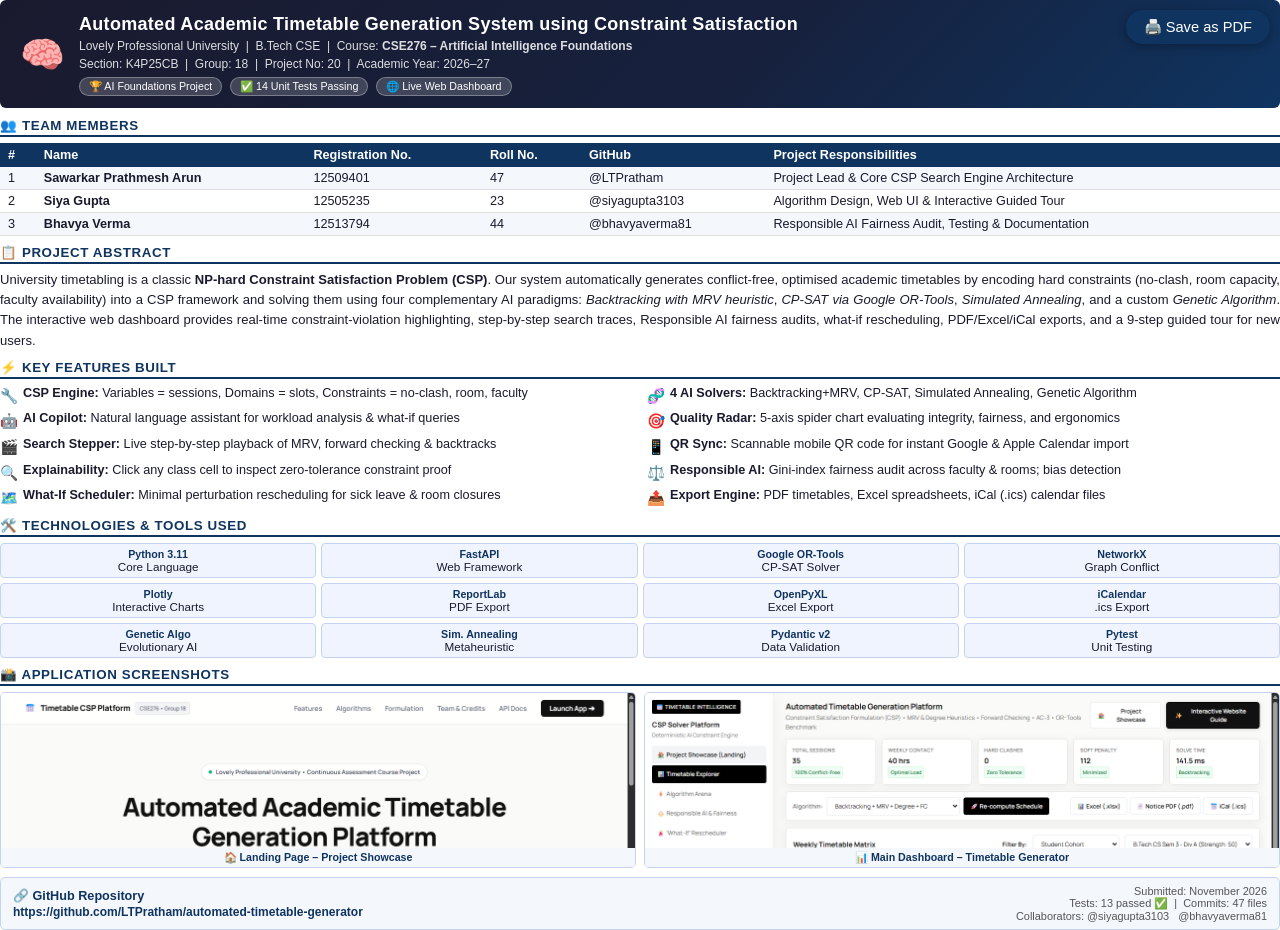
<file: documentation/PROJECT_SUBMISSION_REPORT.html>
<!DOCTYPE html>
<html lang="en">
<head>
<meta charset="UTF-8"/>
<title>Project Submission Report – Group 18</title>
<style>
  @page { size: A4; margin: 14mm 16mm; }
  * { box-sizing: border-box; margin: 0; padding: 0; }
  body {
    font-family: 'Segoe UI', Arial, sans-serif;
    font-size: 10.5pt;
    color: #1a1a2e;
    background: #fff;
  }

  /* ── Header banner ── */
  .header {
    background: linear-gradient(135deg, #1a1a2e 0%, #16213e 60%, #0f3460 100%);
    color: #fff;
    padding: 14px 20px 12px;
    border-radius: 6px;
    margin-bottom: 10px;
    display: flex;
    align-items: center;
    gap: 14px;
  }
  .header .logo {
    font-size: 36px;
    line-height: 1;
  }
  .header .meta { flex: 1; }
  .header h1 {
    font-size: 13.5pt;
    font-weight: 700;
    letter-spacing: .3px;
    margin-bottom: 2px;
  }
  .header .sub {
    font-size: 9pt;
    opacity: .85;
    line-height: 1.5;
  }
  .badge {
    display: inline-block;
    background: rgba(255,255,255,.18);
    border: 1px solid rgba(255,255,255,.3);
    border-radius: 20px;
    padding: 2px 9px;
    font-size: 8pt;
    margin-top: 4px;
    margin-right: 4px;
  }

  /* ── Sections ── */
  .section { margin-bottom: 9px; }
  .section-title {
    font-size: 10pt;
    font-weight: 700;
    color: #0f3460;
    text-transform: uppercase;
    letter-spacing: .6px;
    border-bottom: 2px solid #0f3460;
    padding-bottom: 2px;
    margin-bottom: 6px;
  }

  /* ── Team table ── */
  table {
    width: 100%;
    border-collapse: collapse;
    font-size: 9.5pt;
  }
  th {
    background: #0f3460;
    color: #fff;
    padding: 5px 8px;
    text-align: left;
    font-weight: 600;
  }
  td { padding: 4px 8px; border-bottom: 1px solid #e0e0e0; }
  tr:nth-child(even) td { background: #f4f7fc; }

  /* ── Tech grid ── */
  .tech-grid {
    display: grid;
    grid-template-columns: repeat(4, 1fr);
    gap: 5px;
  }
  .tech-chip {
    background: #f0f4ff;
    border: 1px solid #c5d3f0;
    border-radius: 4px;
    padding: 4px 7px;
    font-size: 8.8pt;
    text-align: center;
  }
  .tech-chip strong { display: block; color: #0f3460; font-size: 8pt; }

  /* ── Feature list ── */
  .feat-grid {
    display: grid;
    grid-template-columns: 1fr 1fr;
    gap: 4px 14px;
  }
  .feat-item {
    display: flex;
    align-items: flex-start;
    gap: 5px;
    font-size: 9.5pt;
    line-height: 1.4;
  }
  .feat-item .icon { font-size: 11pt; flex-shrink: 0; margin-top: 1px; }

  /* ── Screenshots ── */
  .ss-row {
    display: grid;
    grid-template-columns: 1fr 1fr;
    gap: 8px;
    margin-top: 4px;
  }
  .ss-box {
    border: 1px solid #c5d3f0;
    border-radius: 5px;
    overflow: hidden;
  }
  .ss-box img {
    width: 100%;
    display: block;
    max-height: 155px;
    object-fit: cover;
    object-position: top;
  }
  .ss-cap {
    background: #f4f7fc;
    font-size: 8pt;
    color: #0f3460;
    text-align: center;
    padding: 3px;
    font-weight: 600;
  }

  /* ── GitHub / footer strip ── */
  .footer-strip {
    background: #f4f7fc;
    border: 1px solid #c5d3f0;
    border-radius: 5px;
    padding: 7px 12px;
    display: flex;
    align-items: center;
    justify-content: space-between;
    margin-top: 9px;
    font-size: 9pt;
  }
  .footer-strip .gh { font-weight: 700; color: #0f3460; font-size: 9.5pt; }
  .footer-strip .note { font-size: 8.2pt; color: #555; }

  /* ── Print media ── */
  @media print {
    body { -webkit-print-color-adjust: exact; print-color-adjust: exact; }
    .no-print { display: none; }
  }
  .print-btn {
    position: fixed;
    top: 10px; right: 10px;
    background: #0f3460;
    color: white;
    border: none;
    padding: 8px 18px;
    border-radius: 20px;
    cursor: pointer;
    font-size: 11pt;
    z-index: 999;
    box-shadow: 0 2px 10px rgba(0,0,0,.3);
  }
</style>
</head>
<body>

<button class="print-btn no-print" onclick="window.print()">🖨️ Save as PDF</button>

<!-- ══ HEADER ══ -->
<div class="header">
  <div class="logo">🧠</div>
  <div class="meta">
    <h1>Automated Academic Timetable Generation System using Constraint Satisfaction</h1>
    <div class="sub">
      Lovely Professional University &nbsp;|&nbsp; B.Tech CSE &nbsp;|&nbsp;
      Course: <strong>CSE276 – Artificial Intelligence Foundations</strong><br/>
      Section: K4P25CB &nbsp;|&nbsp; Group: 18 &nbsp;|&nbsp; Project No: 20 &nbsp;|&nbsp;
      Academic Year: 2026–27
    </div>
    <div>
      <span class="badge">🏆 AI Foundations Project</span>
      <span class="badge">✅ 14 Unit Tests Passing</span>
      <span class="badge">🌐 Live Web Dashboard</span>
    </div>
  </div>
</div>

<!-- ══ TEAM ══ -->
<div class="section">
  <div class="section-title">👥 Team Members</div>
  <table>
    <tr>
      <th>#</th><th>Name</th><th>Registration No.</th><th>Roll No.</th><th>GitHub</th><th>Project Responsibilities</th>
    </tr>
    <tr><td>1</td><td><strong>Sawarkar Prathmesh Arun</strong></td><td>12509401</td><td>47</td><td>@LTPratham</td><td>Project Lead & Core CSP Search Engine Architecture</td></tr>
    <tr><td>2</td><td><strong>Siya Gupta</strong></td><td>12505235</td><td>23</td><td>@siyagupta3103</td><td>Algorithm Design, Web UI & Interactive Guided Tour</td></tr>
    <tr><td>3</td><td><strong>Bhavya Verma</strong></td><td>12513794</td><td>44</td><td>@bhavyaverma81</td><td>Responsible AI Fairness Audit, Testing & Documentation</td></tr>
  </table>
</div>

<!-- ══ ABSTRACT ══ -->
<div class="section">
  <div class="section-title">📋 Project Abstract</div>
  <p style="font-size:9.8pt; line-height:1.55; text-align:justify;">
    University timetabling is a classic <strong>NP-hard Constraint Satisfaction Problem (CSP)</strong>. Our system
    automatically generates conflict-free, optimised academic timetables by encoding hard constraints
    (no-clash, room capacity, faculty availability) into a CSP framework and solving them using four
    complementary AI paradigms: <em>Backtracking with MRV heuristic</em>,
    <em>CP-SAT via Google OR-Tools</em>, <em>Simulated Annealing</em>, and a custom
    <em>Genetic Algorithm</em>. The interactive web dashboard provides real-time
    constraint-violation highlighting, step-by-step search traces, Responsible AI fairness audits,
    what-if rescheduling, PDF/Excel/iCal exports, and a 9-step guided tour for new users.
  </p>
</div>

<!-- ══ FEATURES ══ -->
<div class="section">
  <div class="section-title">⚡ Key Features Built</div>
  <div class="feat-grid">
    <div class="feat-item"><span class="icon">🔧</span><span><strong>CSP Engine:</strong> Variables = sessions, Domains = slots, Constraints = no-clash, room, faculty</span></div>
    <div class="feat-item"><span class="icon">🧬</span><span><strong>4 AI Solvers:</strong> Backtracking+MRV, CP-SAT, Simulated Annealing, Genetic Algorithm</span></div>
    <div class="feat-item"><span class="icon">🤖</span><span><strong>AI Copilot:</strong> Natural language assistant for workload analysis & what-if queries</span></div>
    <div class="feat-item"><span class="icon">🎯</span><span><strong>Quality Radar:</strong> 5-axis spider chart evaluating integrity, fairness, and ergonomics</span></div>
    <div class="feat-item"><span class="icon">🎬</span><span><strong>Search Stepper:</strong> Live step-by-step playback of MRV, forward checking & backtracks</span></div>
    <div class="feat-item"><span class="icon">📱</span><span><strong>QR Sync:</strong> Scannable mobile QR code for instant Google & Apple Calendar import</span></div>
    <div class="feat-item"><span class="icon">🔍</span><span><strong>Explainability:</strong> Click any class cell to inspect zero-tolerance constraint proof</span></div>
    <div class="feat-item"><span class="icon">⚖️</span><span><strong>Responsible AI:</strong> Gini-index fairness audit across faculty & rooms; bias detection</span></div>
    <div class="feat-item"><span class="icon">🗺️</span><span><strong>What-If Scheduler:</strong> Minimal perturbation rescheduling for sick leave & room closures</span></div>
    <div class="feat-item"><span class="icon">📤</span><span><strong>Export Engine:</strong> PDF timetables, Excel spreadsheets, iCal (.ics) calendar files</span></div>
  </div>
</div>

<!-- ══ TECH STACK ══ -->
<div class="section">
  <div class="section-title">🛠️ Technologies & Tools Used</div>
  <div class="tech-grid">
    <div class="tech-chip"><strong>Python 3.11</strong>Core Language</div>
    <div class="tech-chip"><strong>FastAPI</strong>Web Framework</div>
    <div class="tech-chip"><strong>Google OR-Tools</strong>CP-SAT Solver</div>
    <div class="tech-chip"><strong>NetworkX</strong>Graph Conflict</div>
    <div class="tech-chip"><strong>Plotly</strong>Interactive Charts</div>
    <div class="tech-chip"><strong>ReportLab</strong>PDF Export</div>
    <div class="tech-chip"><strong>OpenPyXL</strong>Excel Export</div>
    <div class="tech-chip"><strong>iCalendar</strong>.ics Export</div>
    <div class="tech-chip"><strong>Genetic Algo</strong>Evolutionary AI</div>
    <div class="tech-chip"><strong>Sim. Annealing</strong>Metaheuristic</div>
    <div class="tech-chip"><strong>Pydantic v2</strong>Data Validation</div>
    <div class="tech-chip"><strong>Pytest</strong>Unit Testing</div>
  </div>
</div>

<!-- ══ SCREENSHOTS ══ -->
<div class="section">
  <div class="section-title">📸 Application Screenshots</div>
  <div class="ss-row">
    <div class="ss-box">
      <img src="[data-uri]" alt="Landing Page">
      <div class="ss-cap">🏠 Landing Page – Project Showcase</div>
    </div>
    <div class="ss-box">
      <img src="[data-uri]" alt="Dashboard">
      <div class="ss-cap">📊 Main Dashboard – Timetable Generator</div>
    </div>
  </div>
</div>

<!-- ══ GITHUB + FOOTER ══ -->
<div class="footer-strip">
  <div>
    <div class="gh">🔗 GitHub Repository</div>
    <div id="gh-link" style="font-size:9pt; color:#0f3460; font-weight:600; margin-top:2px;">
      <a href="https://github.com/LTPratham/automated-timetable-generator" target="_blank" style="color:#0f3460; text-decoration:none;">https://github.com/LTPratham/automated-timetable-generator</a>
    </div>
  </div>
  <div style="text-align:right;">
    <div class="note">Submitted: November 2026</div>
    <div class="note">Tests: 13 passed ✅ &nbsp;|&nbsp; Commits: 47 files</div>
    <div class="note">Collaborators: @siyagupta3103 &nbsp; @bhavyaverma81</div>
  </div>
</div>

</body>
</html>
</file>
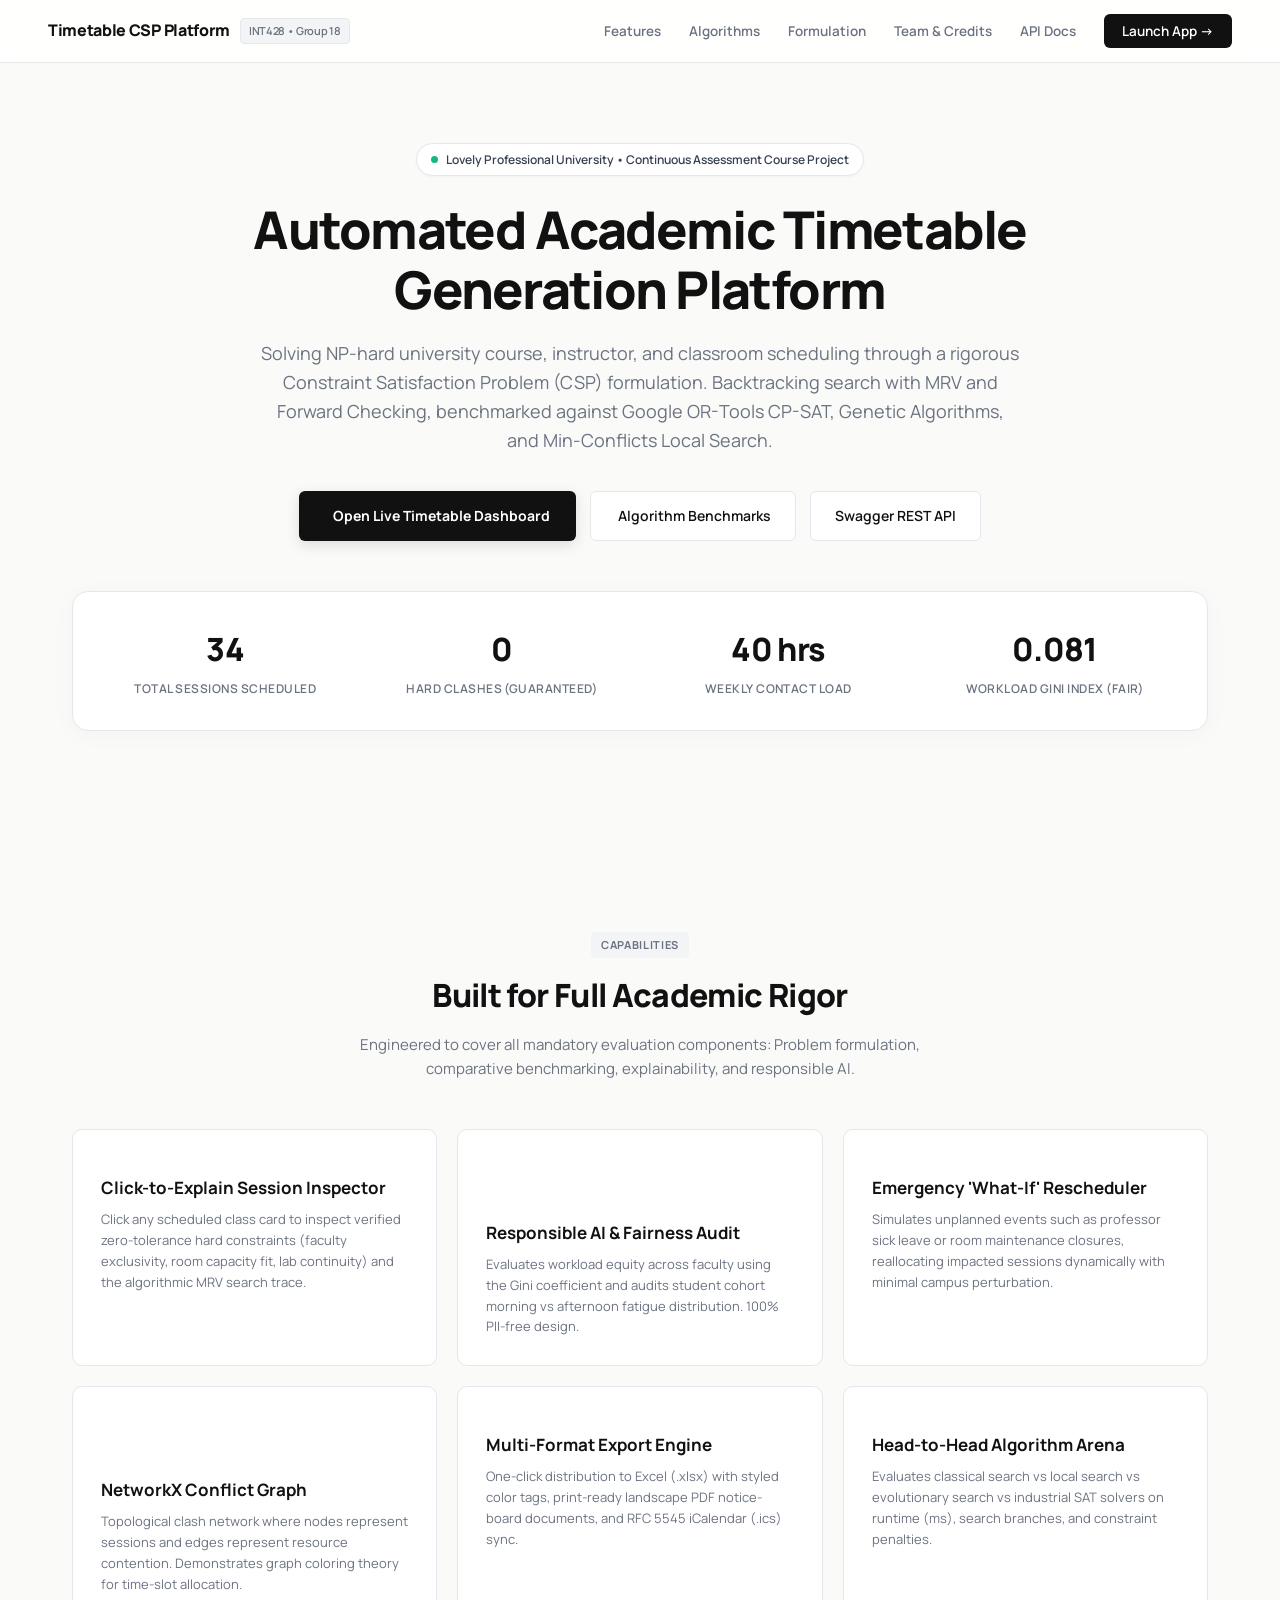
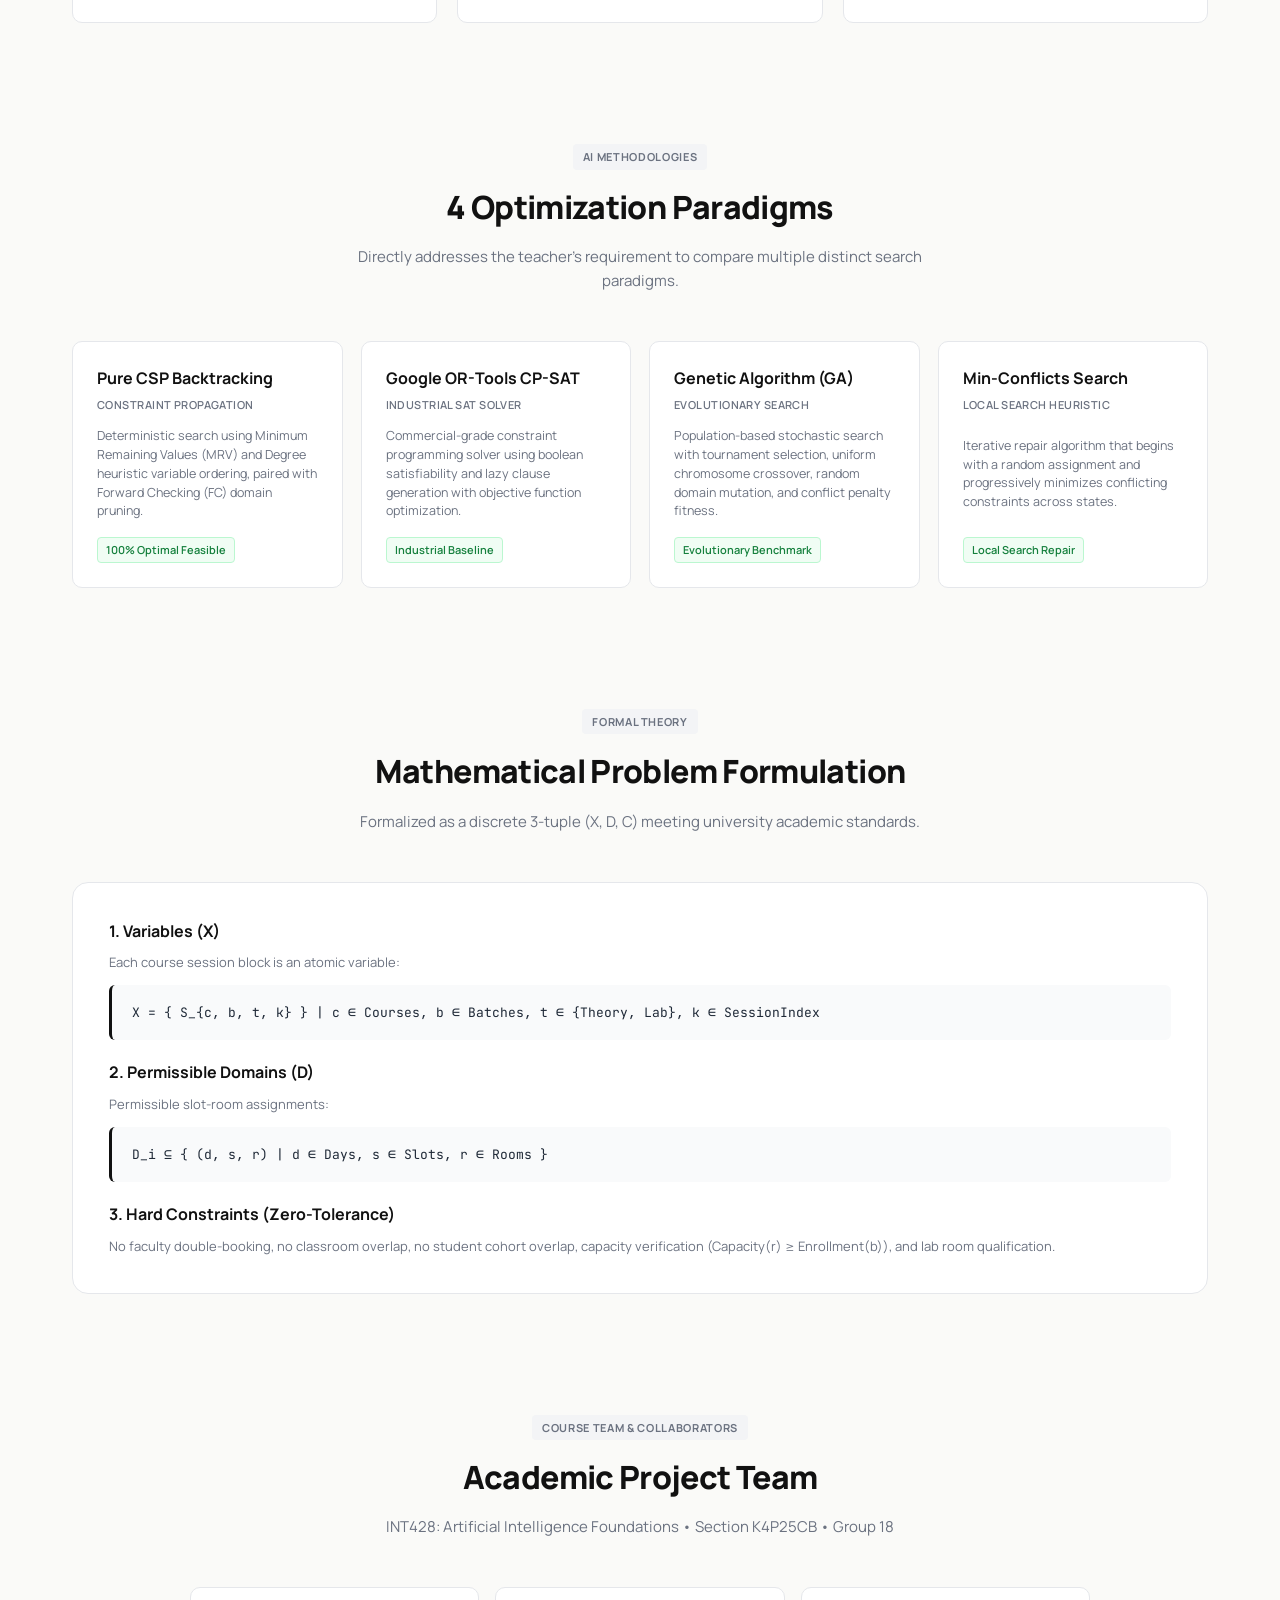
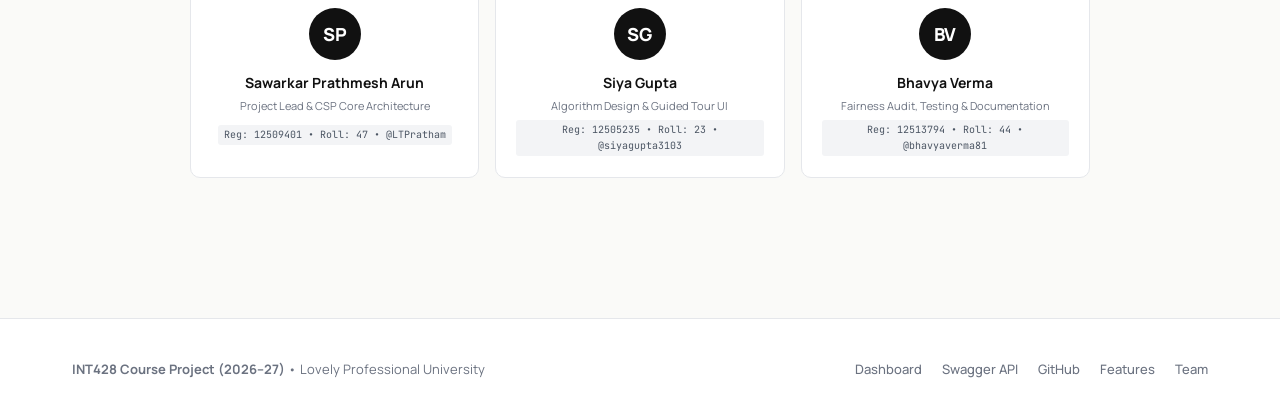
<file: frontend/landing.html>
<!DOCTYPE html>
<html lang="en">
<head>
  <meta charset="UTF-8">
  <meta name="viewport" content="width=device-width, initial-scale=1.0">
  <title>Automated Academic Timetable Platform — AI CSP Engine</title>
  <link rel="preconnect" href="https://fonts.googleapis.com">
  <link rel="preconnect" href="https://fonts.gstatic.com" crossorigin>
  <link href="https://fonts.googleapis.com/css2?family=Manrope:wght@400;500;600;700;800&family=JetBrains+Mono:wght@400;500&display=swap" rel="stylesheet">
  <style>
    :root {
      --font-family-primary: 'Manrope', -apple-system, BlinkMacSystemFont, sans-serif;
      --font-family-mono: 'JetBrains Mono', monospace;
      --bg-color: #fafaf8;
      --card-bg: #ffffff;
      --text-main: #111111;
      --text-muted: #6b7280;
      --border-color: #e5e7eb;
      --accent: #111111;
      --radius-sm: 6px;
      --radius-md: 10px;
      --radius-lg: 16px;
    }

    * {
      box-sizing: border-box;
      margin: 0;
      padding: 0;
    }

    body {
      font-family: var(--font-family-primary);
      background-color: var(--bg-color);
      color: var(--text-main);
      line-height: 1.6;
      -webkit-font-smoothing: antialiased;
      overflow-x: hidden;
    }

    /* Navbar */
    .navbar {
      display: flex;
      justify-content: space-between;
      align-items: center;
      padding: 18px 48px;
      background: rgba(255, 255, 255, 0.85);
      backdrop-filter: blur(12px);
      border-bottom: 1px solid var(--border-color);
      position: sticky;
      top: 0;
      z-index: 100;
    }

    .brand {
      display: flex;
      align-items: center;
      gap: 10px;
      text-decoration: none;
      color: var(--text-main);
      font-weight: 800;
      font-size: 16px;
      letter-spacing: -0.02em;
    }

    .brand-tag {
      font-size: 11px;
      font-weight: 600;
      padding: 3px 8px;
      background: #f3f4f6;
      border: 1px solid #e5e7eb;
      border-radius: 4px;
      color: var(--text-muted);
    }

    .nav-links {
      display: flex;
      gap: 28px;
      align-items: center;
      list-style: none;
    }

    .nav-links a {
      color: var(--text-muted);
      text-decoration: none;
      font-size: 13.5px;
      font-weight: 600;
      transition: color 0.15s ease;
    }

    .nav-links a:hover {
      color: var(--text-main);
    }

    .btn-nav {
      background: var(--text-main);
      color: #ffffff !important;
      padding: 8px 18px;
      border-radius: var(--radius-sm);
      font-size: 13px;
      font-weight: 600;
      text-decoration: none;
      transition: background 0.15s ease;
    }

    .btn-nav:hover {
      background: #262626;
    }

    /* Container */
    .container {
      max-width: 1200px;
      margin: 0 auto;
      padding: 0 32px;
    }

    /* Hero Section */
    .hero {
      padding: 80px 0 60px;
      text-align: center;
    }

    .hero-badge {
      display: inline-flex;
      align-items: center;
      gap: 8px;
      padding: 6px 14px;
      background: #ffffff;
      border: 1px solid var(--border-color);
      border-radius: 20px;
      font-size: 12px;
      font-weight: 600;
      color: #374151;
      box-shadow: 0 1px 3px rgba(0,0,0,0.04);
      margin-bottom: 24px;
    }

    .hero-badge span {
      width: 7px;
      height: 7px;
      background: #10b981;
      border-radius: 50%;
      display: inline-block;
    }

    .hero h1 {
      font-size: 52px;
      font-weight: 800;
      letter-spacing: -0.03em;
      line-height: 1.15;
      max-width: 900px;
      margin: 0 auto 20px;
      color: var(--text-main);
    }

    .hero p {
      font-size: 18px;
      color: var(--text-muted);
      max-width: 760px;
      margin: 0 auto 36px;
      font-weight: 400;
      line-height: 1.6;
    }

    .hero-actions {
      display: flex;
      justify-content: center;
      gap: 14px;
      margin-bottom: 50px;
    }

    .btn-primary {
      background: var(--text-main);
      color: #ffffff;
      padding: 13px 26px;
      border-radius: var(--radius-sm);
      font-size: 14px;
      font-weight: 700;
      text-decoration: none;
      display: inline-flex;
      align-items: center;
      gap: 8px;
      transition: all 0.15s ease;
      box-shadow: 0 4px 14px rgba(0,0,0,0.12);
    }

    .btn-primary:hover {
      background: #262626;
      transform: translateY(-1px);
    }

    .btn-secondary {
      background: #ffffff;
      color: var(--text-main);
      border: 1px solid var(--border-color);
      padding: 13px 24px;
      border-radius: var(--radius-sm);
      font-size: 14px;
      font-weight: 600;
      text-decoration: none;
      transition: all 0.15s ease;
    }

    .btn-secondary:hover {
      background: #f9fafb;
      border-color: #d1d5db;
    }

    /* Stats Grid */
    .stats-bar {
      display: grid;
      grid-template-columns: repeat(4, 1fr);
      gap: 20px;
      background: #ffffff;
      border: 1px solid var(--border-color);
      border-radius: var(--radius-lg);
      padding: 24px;
      box-shadow: 0 4px 24px rgba(0,0,0,0.03);
      margin-bottom: 80px;
    }

    .stat-item {
      text-align: center;
      padding: 8px;
    }

    .stat-number {
      font-size: 32px;
      font-weight: 800;
      color: var(--text-main);
      letter-spacing: -0.02em;
    }

    .stat-label {
      font-size: 12px;
      font-weight: 600;
      color: var(--text-muted);
      text-transform: uppercase;
      letter-spacing: 0.04em;
      margin-top: 4px;
    }

    /* Section Styling */
    .section {
      padding: 60px 0;
    }

    .section-header {
      text-align: center;
      margin-bottom: 48px;
    }

    .section-tag {
      font-size: 11px;
      font-weight: 700;
      text-transform: uppercase;
      letter-spacing: 0.06em;
      color: #6b7280;
      background: #f3f4f6;
      padding: 4px 10px;
      border-radius: 4px;
      display: inline-block;
      margin-bottom: 12px;
    }

    .section-title {
      font-size: 32px;
      font-weight: 800;
      letter-spacing: -0.02em;
      color: var(--text-main);
      margin-bottom: 12px;
    }

    .section-desc {
      font-size: 15px;
      color: var(--text-muted);
      max-width: 640px;
      margin: 0 auto;
    }

    /* Bento Grid */
    .bento-grid {
      display: grid;
      grid-template-columns: repeat(3, 1fr);
      gap: 20px;
    }

    .bento-card {
      background: #ffffff;
      border: 1px solid var(--border-color);
      border-radius: var(--radius-md);
      padding: 28px;
      transition: all 0.2s ease;
      display: flex;
      flex-direction: column;
    }

    .bento-card:hover {
      border-color: #9ca3af;
      transform: translateY(-2px);
      box-shadow: 0 8px 30px rgba(0,0,0,0.05);
    }

    .bento-icon {
      font-size: 28px;
      margin-bottom: 16px;
    }

    .bento-card h3 {
      font-size: 17px;
      font-weight: 700;
      margin-bottom: 8px;
      color: var(--text-main);
    }

    .bento-card p {
      font-size: 13px;
      color: var(--text-muted);
      line-height: 1.6;
    }

    /* Algorithm Arena Grid */
    .algo-grid {
      display: grid;
      grid-template-columns: repeat(4, 1fr);
      gap: 18px;
    }

    .algo-card {
      background: #ffffff;
      border: 1px solid var(--border-color);
      border-radius: var(--radius-md);
      padding: 24px;
      display: flex;
      flex-direction: column;
      justify-content: space-between;
    }

    .algo-header {
      margin-bottom: 14px;
    }

    .algo-name {
      font-size: 16px;
      font-weight: 700;
      margin-bottom: 4px;
    }

    .algo-type {
      font-size: 11px;
      color: #6b7280;
      font-weight: 600;
      text-transform: uppercase;
      letter-spacing: 0.04em;
    }

    .algo-desc {
      font-size: 12.5px;
      color: var(--text-muted);
      line-height: 1.5;
      margin-bottom: 16px;
    }

    .algo-badge {
      font-size: 11px;
      font-weight: 600;
      padding: 3px 8px;
      border-radius: 4px;
      width: fit-content;
      background: #f0fdf4;
      color: #15803d;
      border: 1px solid #bbf7d0;
    }

    /* Mathematical CSP Formulation Box */
    .math-box {
      background: #ffffff;
      border: 1px solid var(--border-color);
      border-radius: var(--radius-lg);
      padding: 36px;
      margin-top: 24px;
    }

    .math-formula {
      font-family: var(--font-family-mono);
      font-size: 13px;
      background: #f9fafb;
      padding: 16px 20px;
      border-radius: var(--radius-sm);
      border-left: 3px solid #111111;
      margin: 12px 0 20px;
      line-height: 1.8;
      color: #1f2937;
    }

    /* Team Showcase */
    .team-grid {
      display: grid;
      grid-template-columns: repeat(5, 1fr);
      gap: 16px;
      margin-top: 28px;
    }

    .team-card {
      background: #ffffff;
      border: 1px solid var(--border-color);
      border-radius: var(--radius-md);
      padding: 20px;
      text-align: center;
    }

    .team-avatar {
      width: 52px;
      height: 52px;
      border-radius: 50%;
      background: #111111;
      color: #ffffff;
      display: flex;
      align-items: center;
      justify-content: center;
      font-weight: 800;
      font-size: 18px;
      margin: 0 auto 12px;
    }

    .team-name {
      font-size: 14px;
      font-weight: 700;
      color: var(--text-main);
      margin-bottom: 2px;
    }

    .team-role {
      font-size: 11px;
      color: var(--text-muted);
      margin-bottom: 6px;
    }

    .team-id {
      font-size: 10px;
      font-family: var(--font-family-mono);
      background: #f3f4f6;
      padding: 2px 6px;
      border-radius: 3px;
      display: inline-block;
      color: #4b5563;
    }

    /* Footer */
    footer {
      border-top: 1px solid var(--border-color);
      background: #ffffff;
      padding: 40px 0;
      margin-top: 80px;
      font-size: 13px;
      color: var(--text-muted);
    }

    .footer-content {
      display: flex;
      justify-content: space-between;
      align-items: center;
    }

    .footer-links {
      display: flex;
      gap: 20px;
    }

    .footer-links a {
      color: var(--text-muted);
      text-decoration: none;
      font-weight: 500;
    }

    .footer-links a:hover {
      color: var(--text-main);
    }

    @media (max-width: 900px) {
      .hero h1 { font-size: 36px; }
      .stats-bar, .bento-grid, .algo-grid, .team-grid { grid-template-columns: 1fr; }
      .navbar { padding: 16px 20px; }
    }
  </style>
</head>
<body>

  <!-- NAVBAR -->
  <header class="navbar">
    <a href="/" class="brand">
      Timetable CSP Platform
      <span class="brand-tag">INT428 • Group 18</span>
    </a>
    <ul class="nav-links">
      <li><a href="#features">Features</a></li>
      <li><a href="#algorithms">Algorithms</a></li>
      <li><a href="#formulation">Formulation</a></li>
      <li><a href="#team">Team & Credits</a></li>
      <li><a href="/docs" target="_blank">API Docs</a></li>
      <li><a href="/" class="btn-nav">Launch App &rarr;</a></li>
    </ul>
  </header>

  <!-- MAIN HERO -->
  <main class="container">
    
    <section class="hero">
      <div class="hero-badge">
        <span></span> Lovely Professional University • Continuous Assessment Course Project
      </div>
      <h1>Automated Academic Timetable Generation Platform</h1>
      <p>
        Solving NP-hard university course, instructor, and classroom scheduling through a rigorous 
        Constraint Satisfaction Problem (CSP) formulation. Backtracking search with MRV and Forward Checking, 
        benchmarked against Google OR-Tools CP-SAT, Genetic Algorithms, and Min-Conflicts Local Search.
      </p>

      <div class="hero-actions">
        <a href="/" class="btn-primary">
          <span></span> Open Live Timetable Dashboard
        </a>
        <a href="#algorithms" class="btn-secondary">
          <span>️</span> Algorithm Benchmarks
        </a>
        <a href="/docs" target="_blank" class="btn-secondary">
          <span></span> Swagger REST API
        </a>
      </div>

      <!-- Live KPI Stats -->
      <div class="stats-bar">
        <div class="stat-item">
          <div class="stat-number">34</div>
          <div class="stat-label">Total Sessions Scheduled</div>
        </div>
        <div class="stat-item">
          <div class="stat-number">0</div>
          <div class="stat-label">Hard Clashes (Guaranteed)</div>
        </div>
        <div class="stat-item">
          <div class="stat-number">40 hrs</div>
          <div class="stat-label">Weekly Contact Load</div>
        </div>
        <div class="stat-item">
          <div class="stat-number">0.081</div>
          <div class="stat-label">Workload Gini Index (Fair)</div>
        </div>
      </div>
    </section>

    <!-- CORE FEATURES BENTO GRID -->
    <section class="section" id="features">
      <div class="section-header">
        <span class="section-tag">Capabilities</span>
        <h2 class="section-title">Built for Full Academic Rigor</h2>
        <p class="section-desc">
          Engineered to cover all mandatory evaluation components: Problem formulation, comparative benchmarking, explainability, and responsible AI.
        </p>
      </div>

      <div class="bento-grid">
        <div class="bento-card">
          <div class="bento-icon"></div>
          <h3>Click-to-Explain Session Inspector</h3>
          <p>
            Click any scheduled class card to inspect verified zero-tolerance hard constraints (faculty exclusivity, room capacity fit, lab continuity) and the algorithmic MRV search trace.
          </p>
        </div>

        <div class="bento-card">
          <div class="bento-icon">️</div>
          <h3>Responsible AI & Fairness Audit</h3>
          <p>
            Evaluates workload equity across faculty using the Gini coefficient and audits student cohort morning vs afternoon fatigue distribution. 100% PII-free design.
          </p>
        </div>

        <div class="bento-card">
          <div class="bento-icon"></div>
          <h3>Emergency 'What-If' Rescheduler</h3>
          <p>
            Simulates unplanned events such as professor sick leave or room maintenance closures, reallocating impacted sessions dynamically with minimal campus perturbation.
          </p>
        </div>

        <div class="bento-card">
          <div class="bento-icon">️</div>
          <h3>NetworkX Conflict Graph</h3>
          <p>
            Topological clash network where nodes represent sessions and edges represent resource contention. Demonstrates graph coloring theory for time-slot allocation.
          </p>
        </div>

        <div class="bento-card">
          <div class="bento-icon"></div>
          <h3>Multi-Format Export Engine</h3>
          <p>
            One-click distribution to Excel (.xlsx) with styled color tags, print-ready landscape PDF notice-board documents, and RFC 5545 iCalendar (.ics) sync.
          </p>
        </div>

        <div class="bento-card">
          <div class="bento-icon"></div>
          <h3>Head-to-Head Algorithm Arena</h3>
          <p>
            Evaluates classical search vs local search vs evolutionary search vs industrial SAT solvers on runtime (ms), search branches, and constraint penalties.
          </p>
        </div>
      </div>
    </section>

    <!-- ALGORITHM ARENA SHOWCASE -->
    <section class="section" id="algorithms">
      <div class="section-header">
        <span class="section-tag">AI Methodologies</span>
        <h2 class="section-title">4 Optimization Paradigms</h2>
        <p class="section-desc">
          Directly addresses the teacher's requirement to compare multiple distinct search paradigms.
        </p>
      </div>

      <div class="algo-grid">
        <div class="algo-card">
          <div class="algo-header">
            <div class="algo-name">Pure CSP Backtracking</div>
            <div class="algo-type">Constraint Propagation</div>
          </div>
          <p class="algo-desc">
            Deterministic search using Minimum Remaining Values (MRV) and Degree heuristic variable ordering, paired with Forward Checking (FC) domain pruning.
          </p>
          <div class="algo-badge">100% Optimal Feasible</div>
        </div>

        <div class="algo-card">
          <div class="algo-header">
            <div class="algo-name">Google OR-Tools CP-SAT</div>
            <div class="algo-type">Industrial SAT Solver</div>
          </div>
          <p class="algo-desc">
            Commercial-grade constraint programming solver using boolean satisfiability and lazy clause generation with objective function optimization.
          </p>
          <div class="algo-badge">Industrial Baseline</div>
        </div>

        <div class="algo-card">
          <div class="algo-header">
            <div class="algo-name">Genetic Algorithm (GA)</div>
            <div class="algo-type">Evolutionary Search</div>
          </div>
          <p class="algo-desc">
            Population-based stochastic search with tournament selection, uniform chromosome crossover, random domain mutation, and conflict penalty fitness.
          </p>
          <div class="algo-badge">Evolutionary Benchmark</div>
        </div>

        <div class="algo-card">
          <div class="algo-header">
            <div class="algo-name">Min-Conflicts Search</div>
            <div class="algo-type">Local Search Heuristic</div>
          </div>
          <p class="algo-desc">
            Iterative repair algorithm that begins with a random assignment and progressively minimizes conflicting constraints across states.
          </p>
          <div class="algo-badge">Local Search Repair</div>
        </div>
      </div>
    </section>

    <!-- MATHEMATICAL CSP FORMULATION -->
    <section class="section" id="formulation">
      <div class="section-header">
        <span class="section-tag">Formal Theory</span>
        <h2 class="section-title">Mathematical Problem Formulation</h2>
        <p class="section-desc">
          Formalized as a discrete 3-tuple (X, D, C) meeting university academic standards.
        </p>
      </div>

      <div class="math-box">
        <h3 style="font-size: 16px; margin-bottom: 8px;">1. Variables (X)</h3>
        <p style="font-size: 13px; color: var(--text-muted);">
          Each course session block is an atomic variable:
        </p>
        <div class="math-formula">
          X = { S_{c, b, t, k} } | c ∈ Courses, b ∈ Batches, t ∈ {Theory, Lab}, k ∈ SessionIndex
        </div>

        <h3 style="font-size: 16px; margin-bottom: 8px;">2. Permissible Domains (D)</h3>
        <p style="font-size: 13px; color: var(--text-muted);">
          Permissible slot-room assignments:
        </p>
        <div class="math-formula">
          D_i ⊆ { (d, s, r) | d ∈ Days, s ∈ Slots, r ∈ Rooms }
        </div>

        <h3 style="font-size: 16px; margin-bottom: 8px;">3. Hard Constraints (Zero-Tolerance)</h3>
        <p style="font-size: 13px; color: var(--text-muted);">
          No faculty double-booking, no classroom overlap, no student cohort overlap, capacity verification (Capacity(r) ≥ Enrollment(b)), and lab room qualification.
        </p>
      </div>
    </section>

    <!-- TEAM & COLLABORATORS -->
    <section class="section" id="team">
      <div class="section-header">
        <span class="section-tag">Course Team & Collaborators</span>
        <h2 class="section-title">Academic Project Team</h2>
        <p class="section-desc">
          INT428: Artificial Intelligence Foundations • Section K4P25CB • Group 18
        </p>
      </div>

      <div class="team-grid" style="grid-template-columns: repeat(3, 1fr); max-width: 900px; margin: 0 auto;">
        <div class="team-card">
          <div class="team-avatar">SP</div>
          <div class="team-name">Sawarkar Prathmesh Arun</div>
          <div class="team-role">Project Lead & CSP Core Architecture</div>
          <div class="team-id">Reg: 12509401 &bull; Roll: 47 &bull; @LTPratham</div>
        </div>

        <div class="team-card">
          <div class="team-avatar">SG</div>
          <div class="team-name">Siya Gupta</div>
          <div class="team-role">Algorithm Design & Guided Tour UI</div>
          <div class="team-id">Reg: 12505235 &bull; Roll: 23 &bull; @siyagupta3103</div>
        </div>

        <div class="team-card">
          <div class="team-avatar">BV</div>
          <div class="team-name">Bhavya Verma</div>
          <div class="team-role">Fairness Audit, Testing & Documentation</div>
          <div class="team-id">Reg: 12513794 &bull; Roll: 44 &bull; @bhavyaverma81</div>
        </div>
      </div>
    </section>

  </main>

  <!-- FOOTER -->
  <footer>
    <div class="container footer-content">
      <div>
        <b>INT428 Course Project (2026–27)</b> • Lovely Professional University
      </div>
      <div class="footer-links">
        <a href="/">Dashboard</a>
        <a href="/docs" target="_blank">Swagger API</a>
        <a href="https://github.com/LTPratham/automated-timetable-generator" target="_blank">GitHub</a>
        <a href="#features">Features</a>
        <a href="#team">Team</a>
      </div>
    </div>
  </footer>

</body>
</html>
</file>
